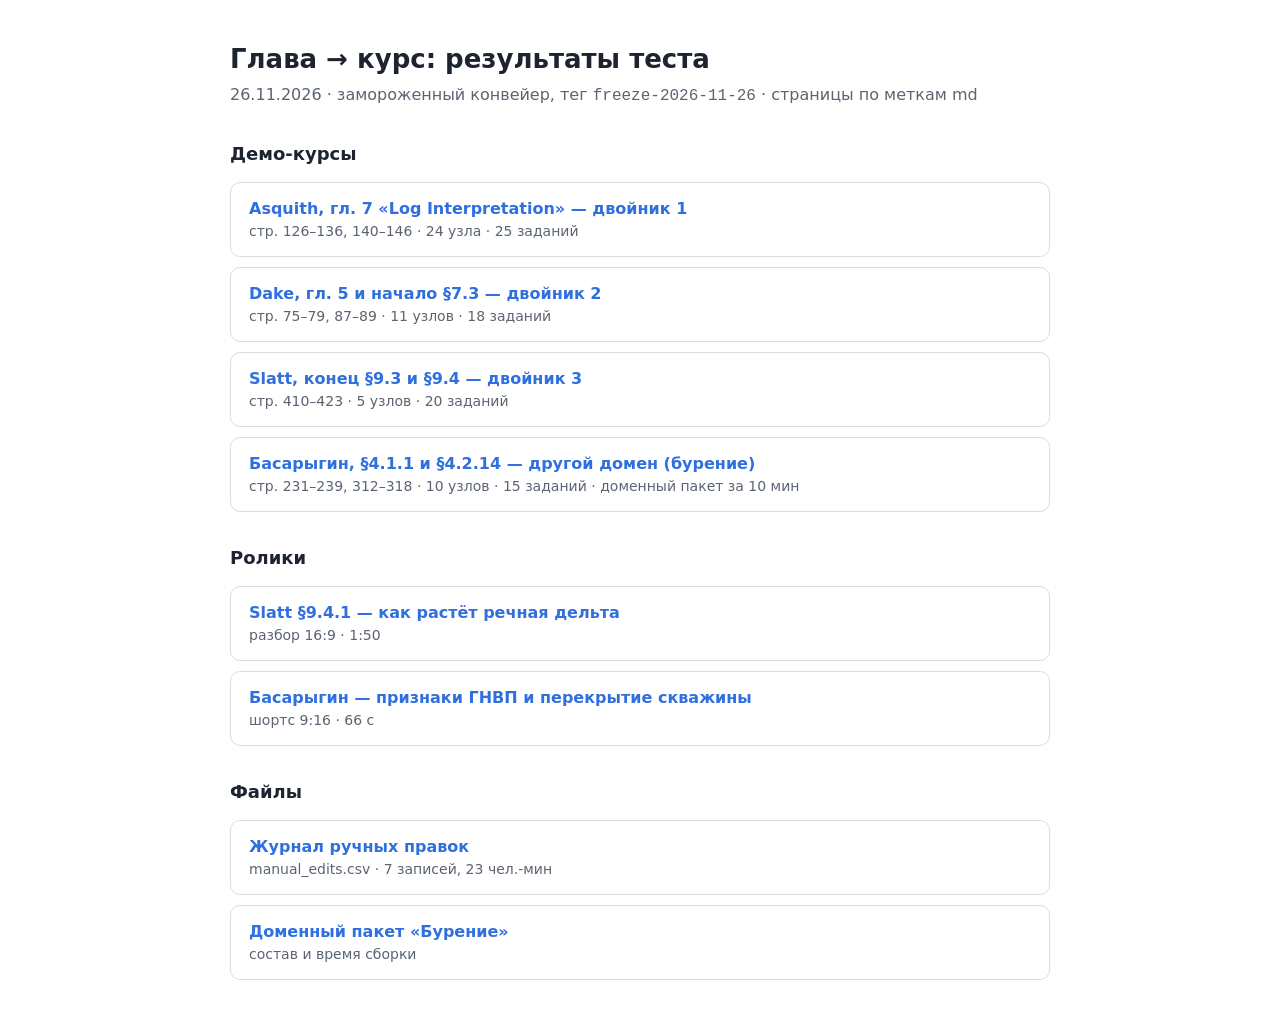
<file: test_results/index.html>
<!doctype html>
<html lang="ru"><head><meta charset="utf-8"><meta name="viewport" content="width=device-width,initial-scale=1">
<title>Глава → курс: результаты теста 26.11.2026</title>
<style>
 body{font:16px/1.5 system-ui,-apple-system,"Segoe UI",sans-serif;max-width:820px;margin:40px auto;padding:0 20px;color:#1d2430}
 h1{font-size:26px;margin-bottom:4px} .sub{color:#5b6472;margin-top:0}
 a.card{display:block;border:1px solid #d8dde5;border-radius:10px;padding:14px 18px;margin:10px 0;text-decoration:none;color:inherit}
 a.card:hover{border-color:#2f6fde;background:#f5f8ff} .t{font-weight:600;color:#2f6fde} .m{color:#5b6472;font-size:14px}
 h2{font-size:18px;margin-top:32px}
</style></head><body>
<h1>Глава → курс: результаты теста</h1>
<p class="sub">26.11.2026 · замороженный конвейер, тег <code>freeze-2026-11-26</code> · страницы по меткам md</p>
<h2>Демо-курсы</h2>
<a class="card" href="test_asquith_ch7/course/index.html"><div class="t">Asquith, гл. 7 «Log Interpretation» — двойник 1</div><div class="m">стр. 126–136, 140–146 · 24 узла · 25 заданий</div></a>
<a class="card" href="test_dake_ch5/course/index.html"><div class="t">Dake, гл. 5 и начало §7.3 — двойник 2</div><div class="m">стр. 75–79, 87–89 · 11 узлов · 18 заданий</div></a>
<a class="card" href="test_slatt_9_4/course/index.html"><div class="t">Slatt, конец §9.3 и §9.4 — двойник 3</div><div class="m">стр. 410–423 · 5 узлов · 20 заданий</div></a>
<a class="card" href="test_basarygin_4_1/course/index.html"><div class="t">Басарыгин, §4.1.1 и §4.2.14 — другой домен (бурение)</div><div class="m">стр. 231–239, 312–318 · 10 узлов · 15 заданий · доменный пакет за 10 мин</div></a>
<h2>Ролики</h2>
<a class="card" href="videos/test_slatt_9_4.river_dominated_deltas.long.mp4"><div class="t">Slatt §9.4.1 — как растёт речная дельта</div><div class="m">разбор 16:9 · 1:50</div></a>
<a class="card" href="videos/test_basarygin_4_1.sp_mud_volume_control.short.mp4"><div class="t">Басарыгин — признаки ГНВП и перекрытие скважины</div><div class="m">шортс 9:16 · 66 с</div></a>
<h2>Файлы</h2>
<a class="card" href="manual_edits.csv"><div class="t">Журнал ручных правок</div><div class="m">manual_edits.csv · 7 записей, 23 чел.-мин</div></a>
<a class="card" href="domain_drilling/README.md"><div class="t">Доменный пакет «Бурение»</div><div class="m">состав и время сборки</div></a>
</body></html>
</file>
